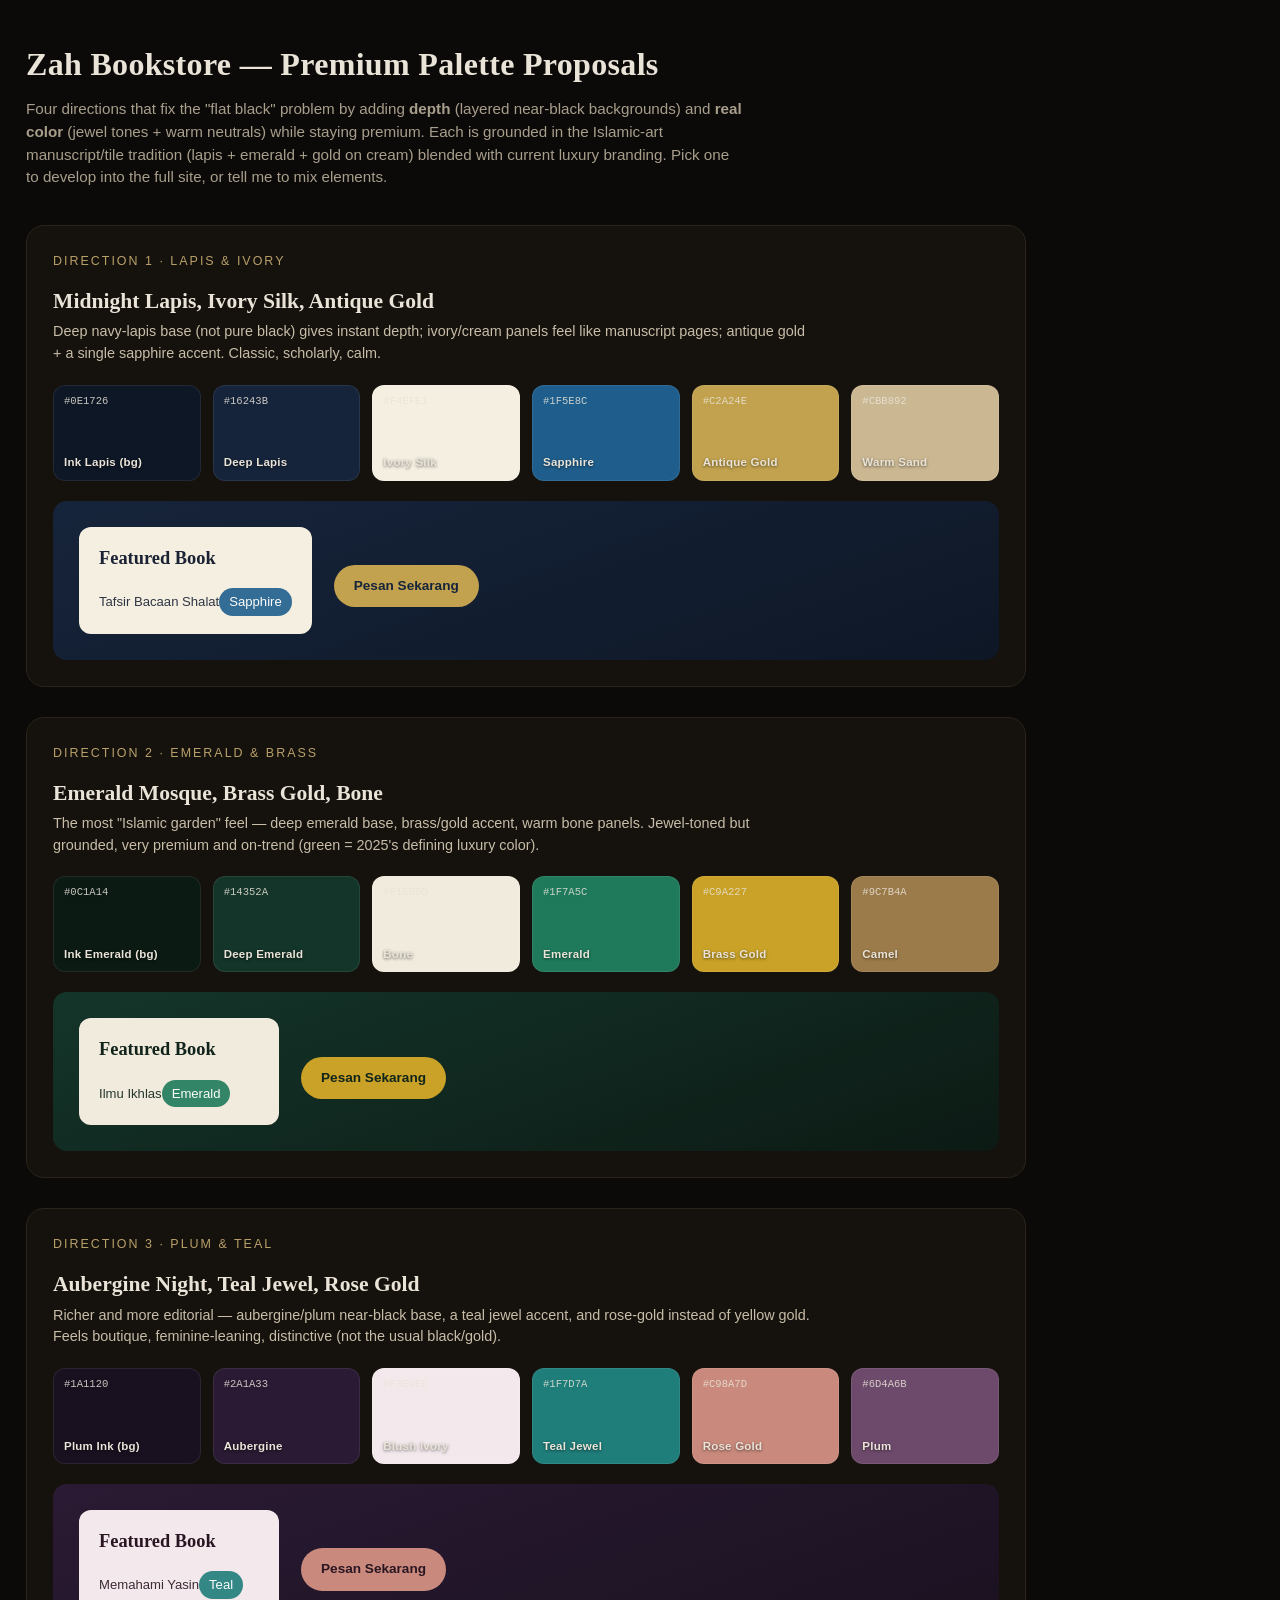
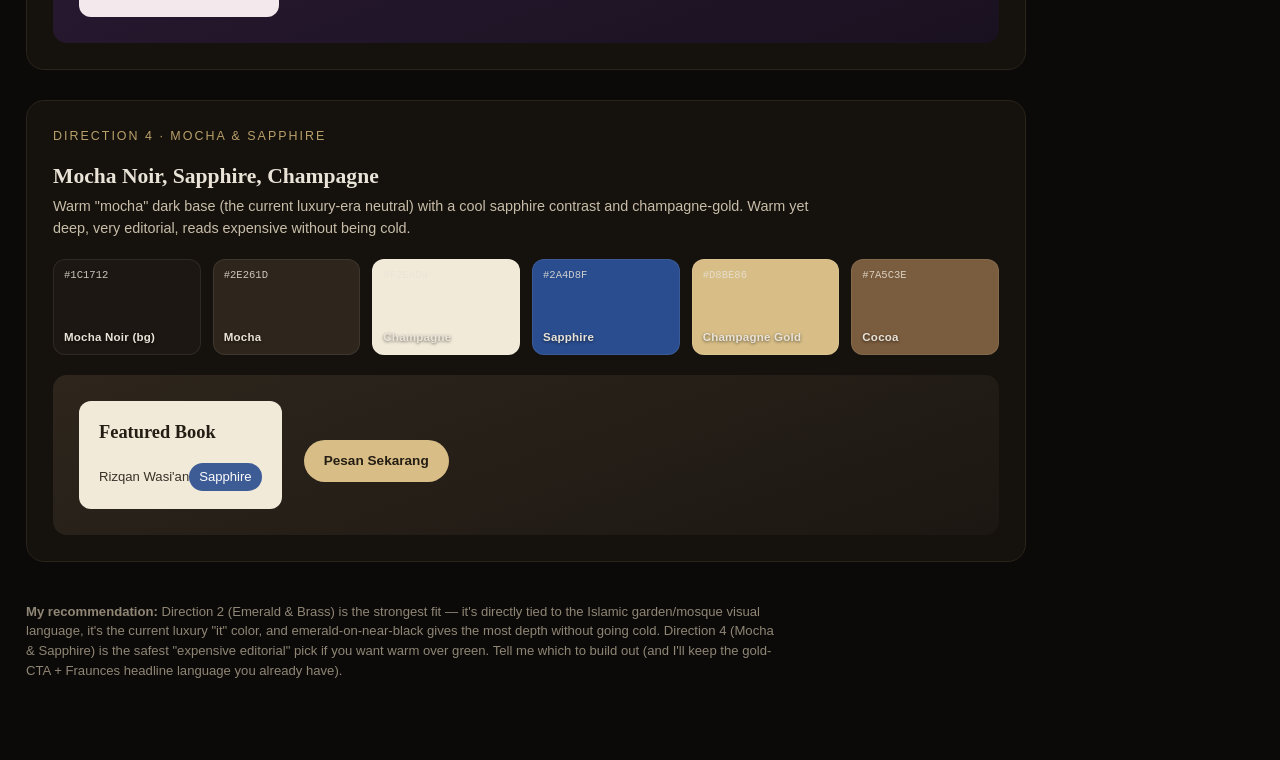
<file: palette-preview.html>
<!DOCTYPE html>
<html lang="en">
<head>
<meta charset="utf-8">
<meta name="viewport" content="width=device-width,initial-scale=1">
<title>Zah Bookstore — Palette Proposals</title>
<style>
  :root{--ink:#1a1712;--paper:#f4efe6;--muted:#8a8275}
  *{box-sizing:border-box;margin:0}
  body{font-family:-apple-system,BlinkMacSystemFont,"Segoe UI",Roboto,sans-serif;background:#0c0a08;color:#e9e3d8;padding:40px 26px 80px;line-height:1.5}
  h1{font-family:Georgia,"Times New Roman",serif;font-weight:600;font-size:2rem;letter-spacing:.01em}
  .sub{color:#a89e8c;max-width:720px;margin:10px 0 36px;font-size:.95rem}
  .scheme{background:#15110c;border:1px solid #2a241b;border-radius:18px;padding:26px;margin:0 0 30px;max-width:1000px}
  .scheme h2{font-family:Georgia,serif;font-size:1.35rem;margin-bottom:4px}
  .scheme .tag{font-size:.78rem;letter-spacing:.16em;text-transform:uppercase;color:#b9a06a;margin-bottom:14px}
  .scheme p.desc{color:#c7bda9;font-size:.9rem;margin-bottom:20px;max-width:760px}
  .row{display:grid;grid-template-columns:repeat(auto-fit,minmax(120px,1fr));gap:12px}
  .sw{height:96px;border-radius:12px;position:relative;overflow:hidden;border:1px solid #ffffff14}
  .sw .lab{position:absolute;left:10px;bottom:8px;right:10px;font-size:.72rem;font-weight:600;letter-spacing:.02em;text-shadow:0 1px 3px #0008}
  .sw .hex{position:absolute;left:10px;top:8px;font-size:.66rem;opacity:.85;font-family:ui-monospace,Menlo,monospace}
  .preview{margin-top:20px;border-radius:14px;padding:26px;display:flex;gap:22px;align-items:center;flex-wrap:wrap}
  .preview .card{border-radius:12px;padding:18px 20px;min-width:200px}
  .preview .card b{display:block;font-family:Georgia,serif;font-size:1.15rem;margin-bottom:6px}
  .preview .card span{font-size:.82rem;opacity:.9}
  .btn{display:inline-block;padding:11px 20px;border-radius:100px;font-size:.85rem;font-weight:600;margin-top:12px}
  .chip{display:inline-block;font-size:.7rem;padding:4px 10px;border-radius:100px;margin-top:10px}
  .foot{color:#8f8675;font-size:.82rem;margin-top:40px;max-width:760px}
  a{color:#c9ad6a}
</style>
</head>
<body>
  <h1>Zah Bookstore — Premium Palette Proposals</h1>
  <p class="sub">Four directions that fix the "flat black" problem by adding <b>depth</b> (layered near-black backgrounds) and <b>real color</b> (jewel tones + warm neutrals) while staying premium. Each is grounded in the Islamic-art manuscript/tile tradition (lapis + emerald + gold on cream) blended with current luxury branding. Pick one to develop into the full site, or tell me to mix elements.</p>

  <!-- 1 -->
  <section class="scheme">
    <div class="tag">Direction 1 · Lapis & Ivory</div>
    <h2>Midnight Lapis, Ivory Silk, Antique Gold</h2>
    <p class="desc">Deep navy-lapis base (not pure black) gives instant depth; ivory/cream panels feel like manuscript pages; antique gold + a single sapphire accent. Classic, scholarly, calm.</p>
    <div class="row">
      <div class="sw" style="background:#0e1726"><span class="hex">#0E1726</span><span class="lab">Ink Lapis (bg)</span></div>
      <div class="sw" style="background:#16243b"><span class="hex">#16243B</span><span class="lab">Deep Lapis</span></div>
      <div class="sw" style="background:#f4efe1"><span class="hex">#F4EFE1</span><span class="lab">Ivory Silk</span></div>
      <div class="sw" style="background:#1f5e8c"><span class="hex">#1F5E8C</span><span class="lab">Sapphire</span></div>
      <div class="sw" style="background:#c2a24e"><span class="hex">#C2A24E</span><span class="lab">Antique Gold</span></div>
      <div class="sw" style="background:#cbb892"><span class="hex">#CBB892</span><span class="lab">Warm Sand</span></div>
    </div>
    <div class="preview" style="background:linear-gradient(160deg,#16243b,#0e1726)">
      <div class="card" style="background:#f4efe1;color:#1a2233"><b>Featured Book</b><span>Tafsir Bacaan Shalat</span><span class="chip" style="background:#1f5e8c;color:#fff">Sapphire</span></div>
      <div class="btn" style="background:#c2a24e;color:#16243b">Pesan Sekarang</div>
    </div>
  </section>

  <!-- 2 -->
  <section class="scheme">
    <div class="tag">Direction 2 · Emerald & Brass</div>
    <h2>Emerald Mosque, Brass Gold, Bone</h2>
    <p class="desc">The most "Islamic garden" feel — deep emerald base, brass/gold accent, warm bone panels. Jewel-toned but grounded, very premium and on-trend (green = 2025's defining luxury color).</p>
    <div class="row">
      <div class="sw" style="background:#0c1a14"><span class="hex">#0C1A14</span><span class="lab">Ink Emerald (bg)</span></div>
      <div class="sw" style="background:#14352a"><span class="hex">#14352A</span><span class="lab">Deep Emerald</span></div>
      <div class="sw" style="background:#f1ebdd"><span class="hex">#F1EBDD</span><span class="lab">Bone</span></div>
      <div class="sw" style="background:#1f7a5c"><span class="hex">#1F7A5C</span><span class="lab">Emerald</span></div>
      <div class="sw" style="background:#c9a227"><span class="hex">#C9A227</span><span class="lab">Brass Gold</span></div>
      <div class="sw" style="background:#9c7b4a"><span class="hex">#9C7B4A</span><span class="lab">Camel</span></div>
    </div>
    <div class="preview" style="background:linear-gradient(160deg,#14352a,#0c1a14)">
      <div class="card" style="background:#f1ebdd;color:#10241b"><b>Featured Book</b><span>Ilmu Ikhlas</span><span class="chip" style="background:#1f7a5c;color:#fff">Emerald</span></div>
      <div class="btn" style="background:#c9a227;color:#10241b">Pesan Sekarang</div>
    </div>
  </section>

  <!-- 3 -->
  <section class="scheme">
    <div class="tag">Direction 3 · Plum & Teal</div>
    <h2>Aubergine Night, Teal Jewel, Rose Gold</h2>
    <p class="desc">Richer and more editorial — aubergine/plum near-black base, a teal jewel accent, and rose-gold instead of yellow gold. Feels boutique, feminine-leaning, distinctive (not the usual black/gold).</p>
    <div class="row">
      <div class="sw" style="background:#1a1120"><span class="hex">#1A1120</span><span class="lab">Plum Ink (bg)</span></div>
      <div class="sw" style="background:#2a1a33"><span class="hex">#2A1A33</span><span class="lab">Aubergine</span></div>
      <div class="sw" style="background:#f3e9ec"><span class="hex">#F3E9EC</span><span class="lab">Blush Ivory</span></div>
      <div class="sw" style="background:#1f7d7a"><span class="hex">#1F7D7A</span><span class="lab">Teal Jewel</span></div>
      <div class="sw" style="background:#c98a7d"><span class="hex">#C98A7D</span><span class="lab">Rose Gold</span></div>
      <div class="sw" style="background:#6d4a6b"><span class="hex">#6D4A6B</span><span class="lab">Plum</span></div>
    </div>
    <div class="preview" style="background:linear-gradient(160deg,#2a1a33,#1a1120)">
      <div class="card" style="background:#f3e9ec;color:#2a1622"><b>Featured Book</b><span>Memahami Yasin</span><span class="chip" style="background:#1f7d7a;color:#fff">Teal</span></div>
      <div class="btn" style="background:#c98a7d;color:#2a1622">Pesan Sekarang</div>
    </div>
  </section>

  <!-- 4 -->
  <section class="scheme">
    <div class="tag">Direction 4 · Mocha & Sapphire</div>
    <h2>Mocha Noir, Sapphire, Champagne</h2>
    <p class="desc">Warm "mocha" dark base (the current luxury-era neutral) with a cool sapphire contrast and champagne-gold. Warm yet deep, very editorial, reads expensive without being cold.</p>
    <div class="row">
      <div class="sw" style="background:#1c1712"><span class="hex">#1C1712</span><span class="lab">Mocha Noir (bg)</span></div>
      <div class="sw" style="background:#2e261d"><span class="hex">#2E261D</span><span class="lab">Mocha</span></div>
      <div class="sw" style="background:#f2ead9"><span class="hex">#F2EAD9</span><span class="lab">Champagne</span></div>
      <div class="sw" style="background:#2a4d8f"><span class="hex">#2A4D8F</span><span class="lab">Sapphire</span></div>
      <div class="sw" style="background:#d8be86"><span class="hex">#D8BE86</span><span class="lab">Champagne Gold</span></div>
      <div class="sw" style="background:#7a5c3e"><span class="hex">#7A5C3E</span><span class="lab">Cocoa</span></div>
    </div>
    <div class="preview" style="background:linear-gradient(160deg,#2e261d,#1c1712)">
      <div class="card" style="background:#f2ead9;color:#241d14"><b>Featured Book</b><span>Rizqan Wasi'an</span><span class="chip" style="background:#2a4d8f;color:#fff">Sapphire</span></div>
      <div class="btn" style="background:#d8be86;color:#241d14">Pesan Sekarang</div>
    </div>
  </section>

  <p class="foot"><b>My recommendation:</b> Direction 2 (Emerald & Brass) is the strongest fit — it's directly tied to the Islamic garden/mosque visual language, it's the current luxury "it" color, and emerald-on-near-black gives the most depth without going cold. Direction 4 (Mocha & Sapphire) is the safest "expensive editorial" pick if you want warm over green. Tell me which to build out (and I'll keep the gold-CTA + Fraunces headline language you already have).</p>
</body>
</html>
</file>
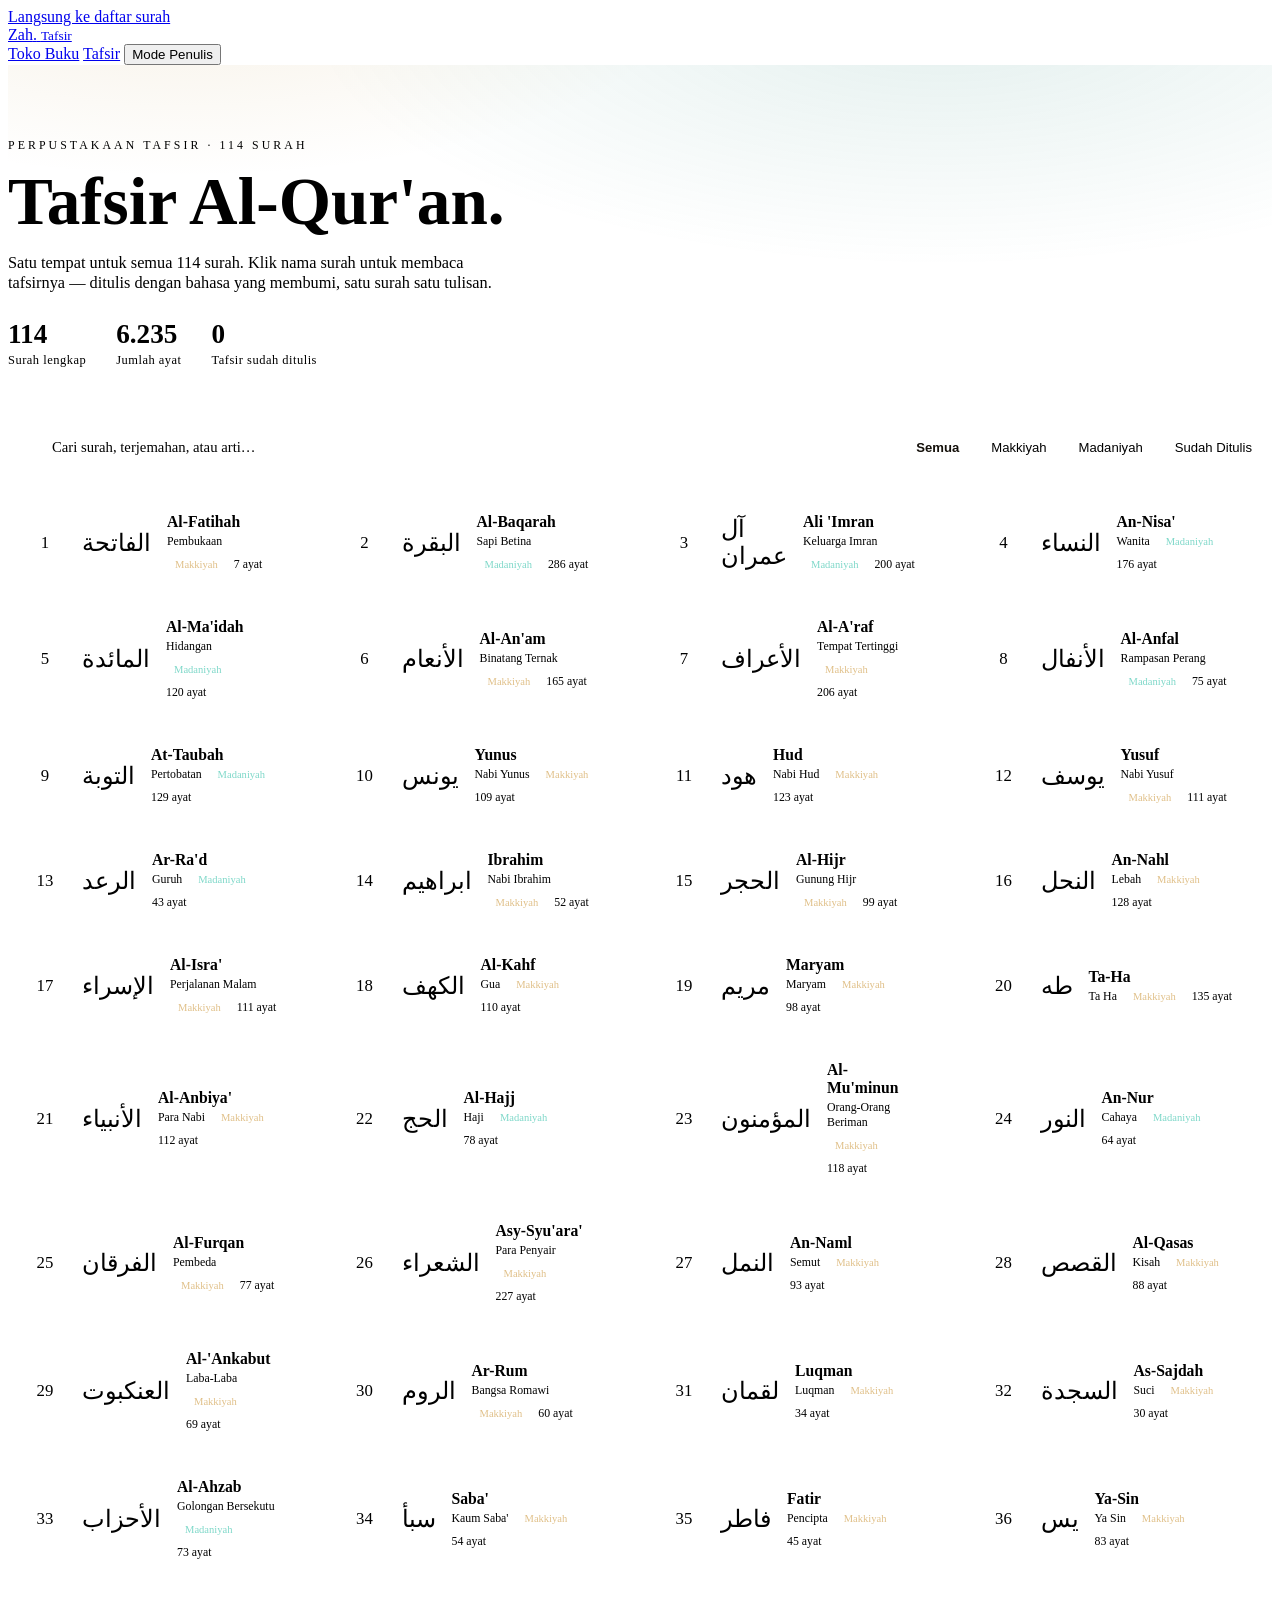
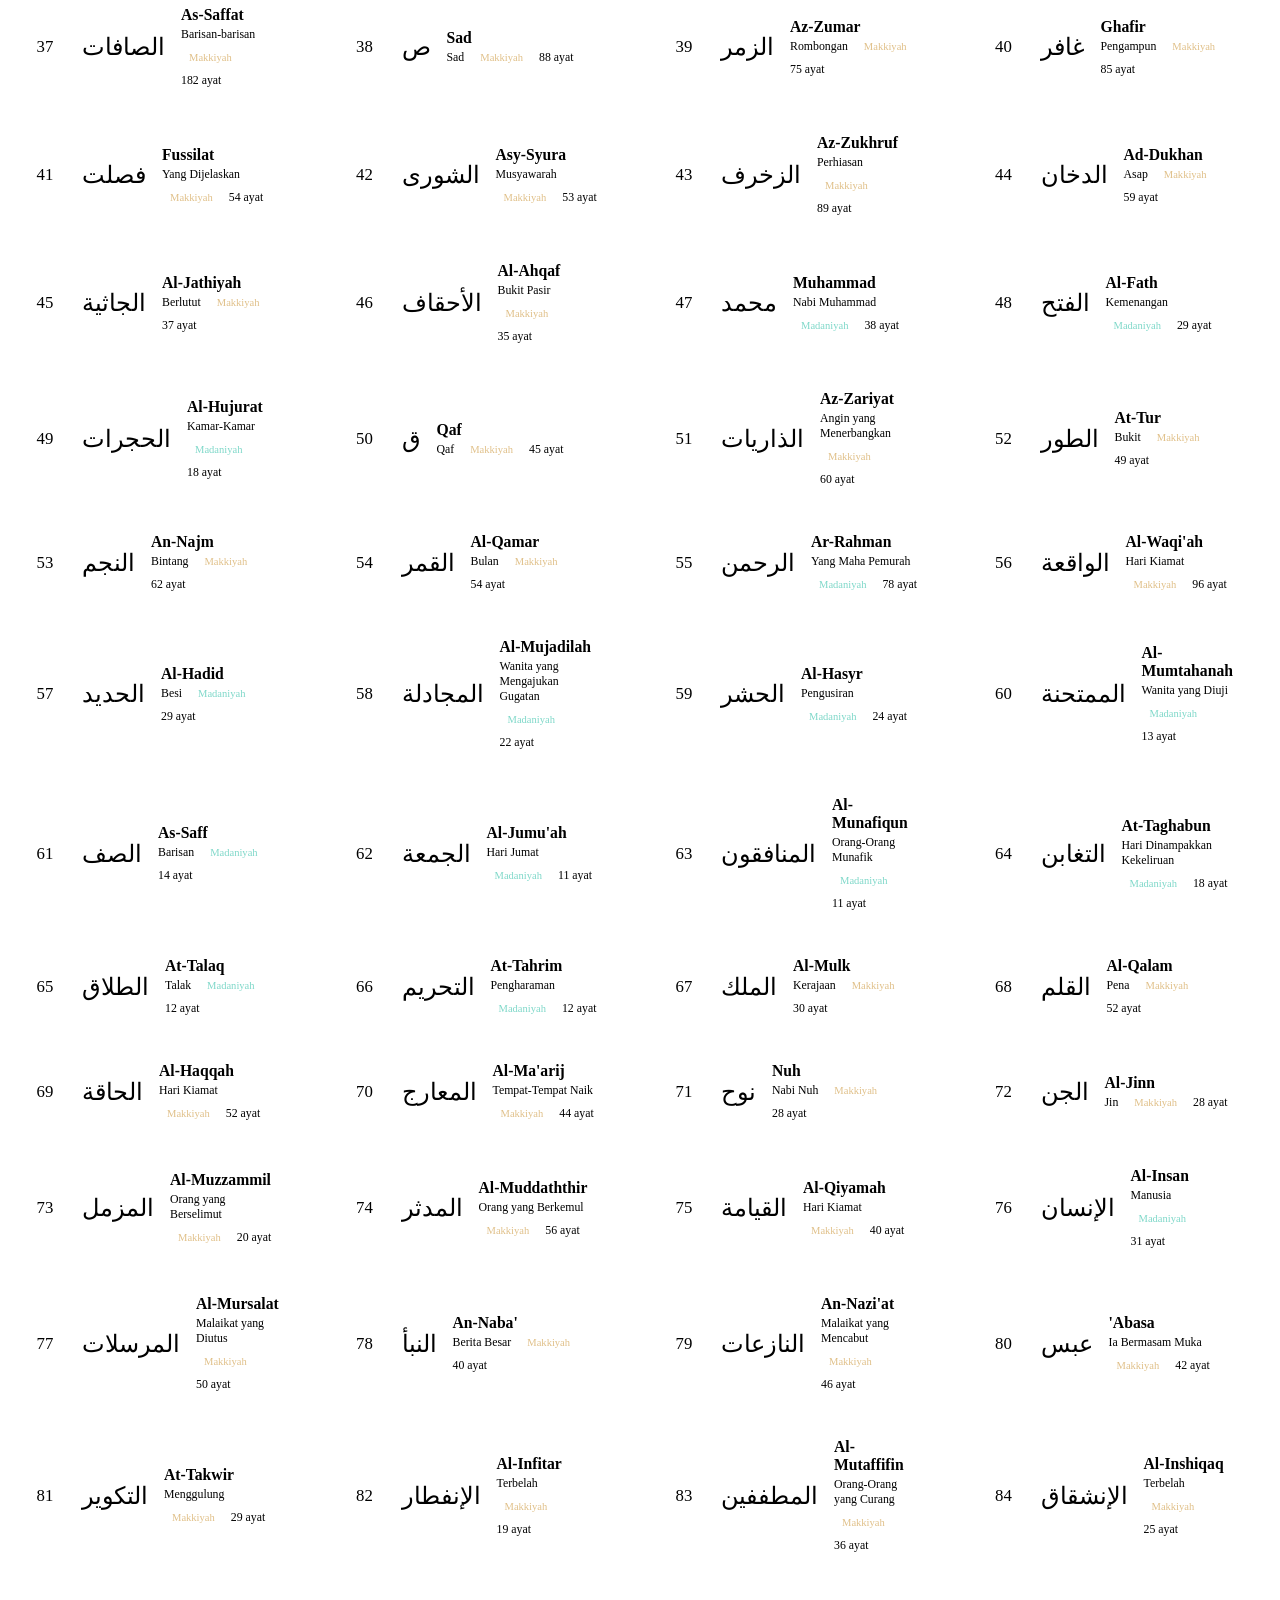
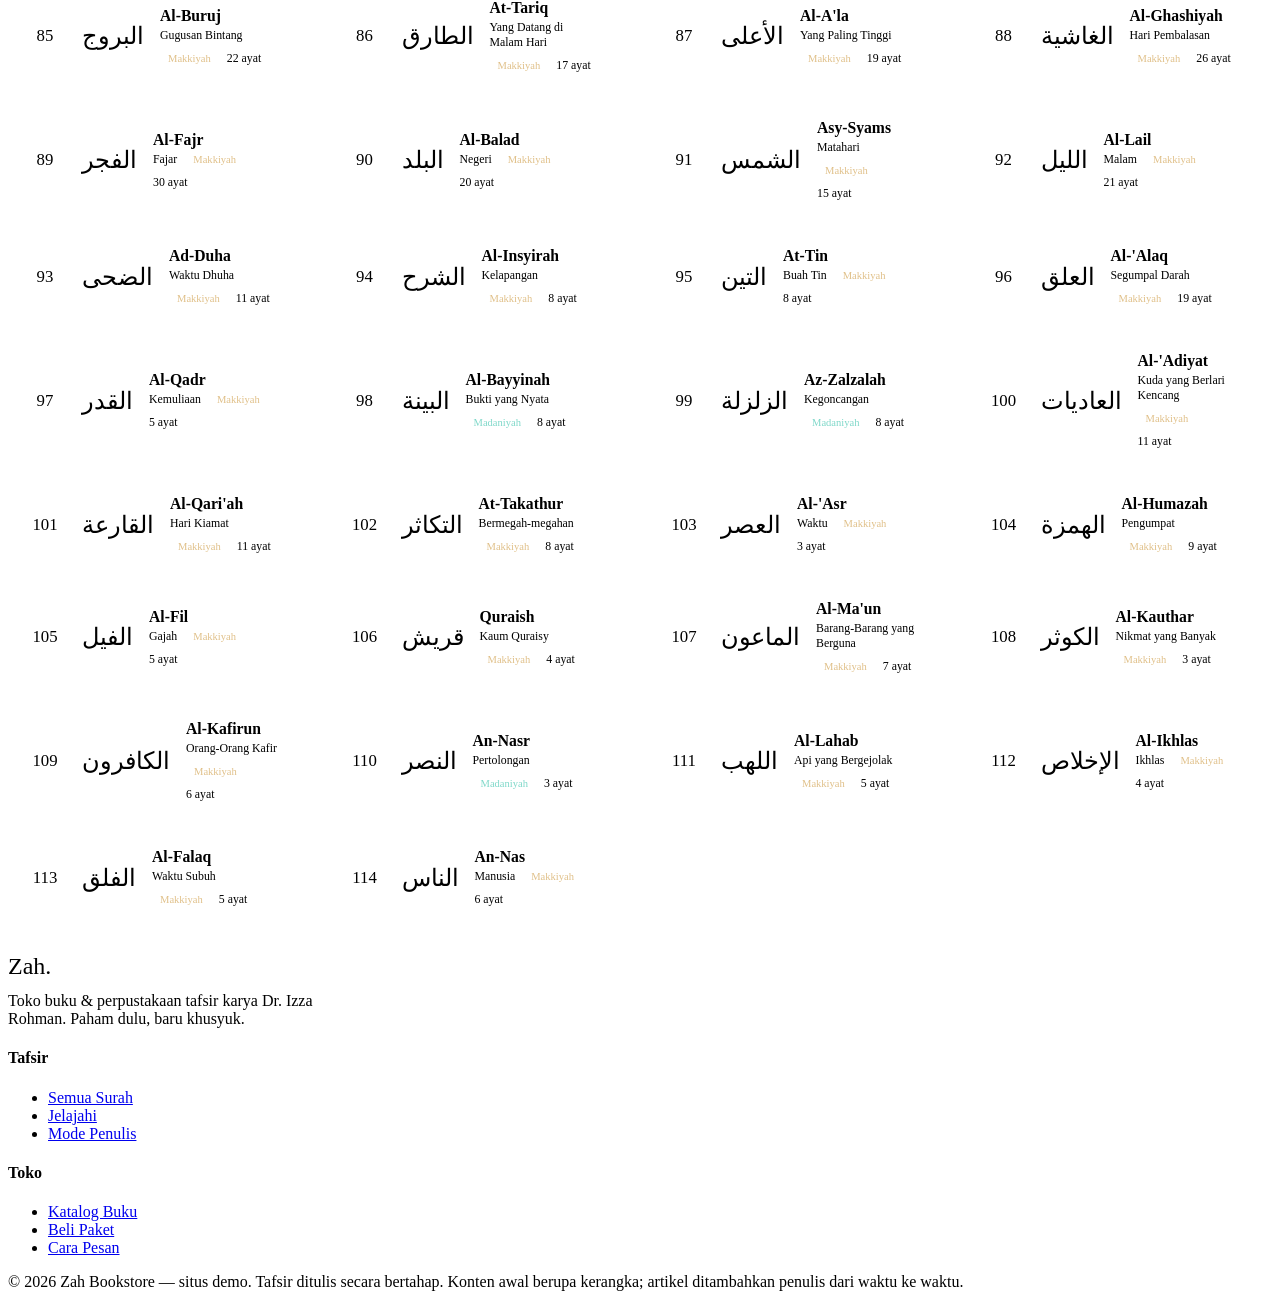
<file: tafsir.html>
<!DOCTYPE html>
<html lang="id">
<head>
<meta charset="UTF-8">
<meta name="viewport" content="width=device-width,initial-scale=1">
<title>Tafsir Al-Qur'an — Zah Bookstore</title>
<meta name="description" content="Dasbor tafsir 114 surah Al-Qur'an. Klik surah untuk membaca tafsirnya.">
<link rel="preconnect" href="https://fonts.googleapis.com">
<link rel="preconnect" href="https://fonts.gstatic.com" crossorigin>
<link href="https://fonts.googleapis.com/css2?family=Fraunces:ital,opsz,wght@0,9..144,400;0,9..144,600;0,9..144,700;1,9..144,600&family=Inter:wght@300;400;500;600;700&display=swap" rel="stylesheet">
<link rel="stylesheet" href="tafsir.css">
</head>
<body id="top">

<a href="#list" class="skip">Langsung ke daftar surah</a>

<header>
  <div class="wrap hin">
    <a href="index.html" class="logo">Zah<span>.</span> <small>Tafsir</small></a>
    <nav class="tp" aria-label="Navigasi">
      <a href="index.html">Toko Buku</a>
      <a href="#top" class="act">Tafsir</a>
      <button class="hbtn" id="toggleAuthor">Mode Penulis</button>
    </nav>
  </div>
</header>

<main>
  <!-- HERO -->
  <section class="thero">
    <div class="wrap">
      <span class="kick">Perpustakaan Tafsir · 114 Surah</span>
      <h1>Tafsir Al-Qur'an.</h1>
      <p class="lead">Satu tempat untuk semua 114 surah. Klik nama surah untuk membaca tafsirnya — ditulis dengan bahasa yang membumi, satu surah satu tulisan.</p>
      <div class="therostats">
        <div><b>114</b><span>Surah lengkap</span></div>
        <div><b id="ayatCount">6.235</b><span>Jumlah ayat</span></div>
        <div><b id="hasCount">0</b><span>Tafsir sudah ditulis</span></div>
      </div>
    </div>
  </section>

  <!-- BROWSE (reader list) -->
  <section class="wrap browse" id="list" style="padding-bottom:30px">
    <div class="tcontrols">
      <div class="search">
        <svg width="18" height="18" viewBox="0 0 24 24" fill="none" stroke="#fff" stroke-width="2"><circle cx="11" cy="11" r="7"/><path d="M21 21l-4-4"/></svg>
        <input id="search" type="search" placeholder="Cari surah, terjemahan, atau arti…" aria-label="Cari surah">
      </div>
      <div class="seg" role="tablist">
        <button id="segAll" class="on" data-f="all">Semua</button>
        <button id="segMk" data-f="Makkiyah">Makkiyah</button>
        <button id="segMd" data-f="Madaniyah">Madaniyah</button>
        <button id="segWritten" data-f="written">Sudah Ditulis</button>
      </div>
    </div>
    <div class="slist" id="slist"></div>
  </section>

  <!-- DASHBOARD (author) -->
  <section class="wrap dash" id="dash" style="padding-bottom:30px">
    <div class="dtoolbar">
      <button class="btn" id="newBtn">+ Tulis Tafsir Baru</button>
      <span class="grow"></span>
      <input id="dashSearch" type="search" placeholder="Cari surah…" style="background:#0a0a0e;border:1px solid var(--line2);color:var(--txt);border-radius:100px;padding:11px 16px;min-width:220px;font-family:var(--f-body)">
      <button class="btn ghost" id="exportBtn">Ekspor JSON</button>
    </div>
    <div class="dgrid" id="dgrid"></div>
  </section>
</main>

<footer>
  <div class="wrap">
    <div class="fgrid">
      <div>
        <div class="logo" style="font-size:1.5rem">Zah<span>.</span></div>
        <p style="color:var(--muted);max-width:40ch;margin-top:12px">Toko buku &amp; perpustakaan tafsir karya Dr. Izza Rohman. Paham dulu, baru khusyuk.</p>
      </div>
      <div><h4>Tafsir</h4><ul>
        <li><a href="#top">Semua Surah</a></li><li><a href="#list">Jelajahi</a></li>
        <li><a href="#" id="footAuthor">Mode Penulis</a></li>
      </ul></div>
      <div><h4>Toko</h4><ul>
        <li><a href="index.html#katalog">Katalog Buku</a></li>
        <li><a href="index.html#beli">Beli Paket</a></li>
        <li><a href="index.html#cara-pesan">Cara Pesan</a></li>
      </ul></div>
    </div>
    <div class="fbot">
      <span>© 2026 Zah Bookstore — situs demo.</span>
      <span>Tafsir ditulis secara bertahap. Konten awal berupa kerangka; artikel ditambahkan penulis dari waktu ke waktu.</span>
    </div>
  </div>
</footer>

<!-- READER PANEL -->
<div class="reader" id="reader" role="dialog" aria-modal="true" aria-labelledby="rTitle">
  <div class="rbox">
    <button class="rx" id="rClose" aria-label="Tutup">×</button>
    <div class="rhead">
      <div class="rnum" id="rNum">1</div>
      <div>
        <h2 id="rTitle">Al-Fatihah</h2>
        <span class="rar" id="rAr" dir="rtl"></span>
        <div class="rmeta" id="rMeta"></div>
      </div>
    </div>
    <div class="article" id="rBody"></div>
    <div class="note" id="rNote"></div>
  </div>
</div>

<!-- EDITOR MODAL -->
<div class="emask" id="emask">
  <div class="emodal">
    <h3 id="eTitle">Tulis Tafsir</h3>
    <p class="esub" id="eSub"></p>
    <form id="eForm">
      <div class="field">
        <label for="eSurah">Surah</label>
        <select id="eSurah"></select>
      </div>
      <div class="erow">
        <div class="field"><label for="eTitleIn">Judul Artikel</label><input id="eTitleIn" placeholder="Mis. Mengapa Al-Fatihah disebut Ummul Qur'an?"></div>
        <div class="field"><label for="eAuthor">Penulis</label><input id="eAuthor" value="Dr. Izza Rohman"></div>
      </div>
      <div class="field">
        <label for="eIntro">Pengantar / Ringkasan</label>
        <textarea id="eIntro" placeholder="1–3 paragraf pengantar yang menjelaskan tema besar surah ini…"></textarea>
      </div>
      <div class="field">
        <label for="eBody">Isi Tafsir (gunakan baris kosong untuk memisah paragraf; awali baris dengan "## " untuk subjudul; "> untuk kutipan)</label>
        <textarea id="eBody" placeholder="## Tema Utama&#10;&#10;Surah ini membahas…&#10;&#10;> “Dialah yang mengutus kepada kaum buta huruf…“ (Q.S. Al-Jumu'ah: 2)&#10;&#10;## Pelajaran"></textarea>
        <p class="hint">Format ringan: <b>## </b> = subjudul · baris kosong = paragraf baru · <b>&gt; </b> = kutipan ayat.</p>
      </div>
      <div class="acts">
        <span class="saved" id="eSaved">✓ Tersimpan</span>
        <button type="button" class="btn ghost" id="eCancel">Batal</button>
        <button type="submit" class="btn">Simpan Tafsir</button>
      </div>
    </form>
  </div>
</div>

<script src="surahs.js"></script>
<script src="tafsir.js"></script>
</body>
</html>
</file>
<file: tafsir.css>
/* ===== Tafsir Dashboard — part 2: list, reader, dashboard ===== */

/* hero */
.thero{position:relative;padding:70px 0 50px;overflow:hidden}
.thero::before{content:"";position:absolute;inset:-30% -10% auto -10%;height:520px;
  background:radial-gradient(60% 80% at 30% 0%,#b88a2e22,transparent 70%);
  background:radial-gradient(60% 70% at 70% 10%,#2e8b7d22,transparent 70%),radial-gradient(50% 60% at 20% 0%,#b88a2e22,transparent 70%);
  pointer-events:none}
.thero .wrap{position:relative}
.kick{color:var(--gold);letter-spacing:.26em;font-size:.74rem;text-transform:uppercase}
.thero h1{font-family:var(--f-display);font-size:clamp(2.2rem,6vw,4.2rem);line-height:1.04;margin:14px 0 12px}
.thero p.lead{color:var(--muted);max-width:60ch;font-size:1.02rem}
.therostats{display:flex;gap:30px;flex-wrap:wrap;margin-top:26px}
.therostats div b{font-family:var(--f-display);font-size:1.7rem;color:var(--gold);display:block}
.therostats div span{font-size:.78rem;color:var(--faint);letter-spacing:.04em}

/* controls */
.tcontrols{display:flex;gap:14px;flex-wrap:wrap;align-items:center;margin:8px 0 28px}
.search{flex:1;min-width:240px;position:relative}
.search input{width:100%;background:var(--card);border:1px solid var(--line2);color:var(--txt);
  padding:13px 16px 13px 44px;border-radius:100px;font-size:.92rem;font-family:var(--f-body)}
.search input::placeholder{color:var(--faint)}
.search svg{position:absolute;left:16px;top:50%;transform:translateY(-50%);opacity:.5;pointer-events:none}
.seg{display:flex;background:var(--card);border:1px solid var(--line2);border-radius:100px;padding:4px}
.seg button{border:0;background:transparent;color:var(--muted);padding:9px 16px;border-radius:100px;font-size:.82rem;cursor:pointer;transition:.3s}
.seg button.on{background:var(--gold);color:#14100a;font-weight:600}

/* list */
.slist{display:grid;grid-template-columns:repeat(auto-fill,minmax(250px,1fr));gap:14px}
.scard{display:flex;gap:16px;align-items:center;background:var(--card);border:1px solid var(--line);
  border-radius:16px;padding:16px;cursor:pointer;transition:transform .45s var(--ease-expo),border-color .4s,background .4s;
  text-align:left;color:inherit;font-family:var(--f-body)}
.scard:hover{transform:translateY(-4px);border-color:#d4af6155;background:#13131a}
.snum{flex:0 0 auto;width:42px;height:42px;border-radius:11px;background:#ffffff0a;border:1px solid var(--line2);
  display:grid;place-items:center;font-family:var(--f-display);font-size:1.05rem;color:var(--gold)}
.scard .ar{font-size:1.5rem;line-height:1.1;direction:rtl;font-family:'Geeza Pro','Scheherazade',serif}
.smeta{min-width:0}
.smeta .tr{font-weight:600;font-size:.98rem}
.smeta .sub{color:var(--faint);font-size:.74rem;display:flex;gap:8px;margin-top:3px;flex-wrap:wrap}
.tag{font-size:.66rem;padding:2px 8px;border-radius:100px;border:1px solid var(--line2);color:var(--muted)}
.tag.mk{color:#e0c089;border-color:#d4af6144}
.tag.md{color:#7fd8c9;border-color:#3f9d9344}
.dot{width:6px;height:6px;border-radius:50%;background:var(--line2);margin-left:auto}
.dot.has{background:var(--gold);box-shadow:0 0 8px var(--gold)}

/* reader */
.reader{position:fixed;inset:0;z-index:200;background:#060608f5;backdrop-filter:blur(20px);
  opacity:0;pointer-events:none;transition:opacity .4s;overflow-y:auto}
.reader.open{opacity:1;pointer-events:auto}
.rbox{max-width:820px;margin:5vh auto;background:var(--card);border:1px solid var(--line2);border-radius:24px;
  padding:clamp(26px,5vw,54px);transform:translateY(24px) scale(.98);transition:transform .5s var(--ease-spring)}
.reader.open .rbox{transform:none}
.rx{position:sticky;top:0;margin-left:auto;display:block;width:40px;height:40px;border-radius:50%;
  background:#ffffff0a;border:1px solid var(--line2);color:var(--muted);font-size:1.3rem;cursor:pointer;line-height:1;z-index:3}
.rx:hover{background:var(--gold);color:#14100a}
.rhead{display:flex;align-items:center;gap:18px;border-bottom:1px solid var(--line);padding-bottom:22px;margin-bottom:26px}
.rhead .rnum{width:54px;height:54px;border-radius:14px;background:radial-gradient(120% 120% at 30% 20%,#1d1d27,#0c0c11);
  border:1px solid var(--line2);display:grid;place-items:center;font-family:var(--f-display);font-size:1.4rem;color:var(--gold)}
.rhead h2{font-family:var(--f-display);font-size:clamp(1.6rem,4vw,2.4rem);line-height:1.1}
.rhead .rar{font-size:2.2rem;direction:rtl;font-family:'Geeza Pro',serif;color:var(--muted)}
.rmeta{display:flex;gap:10px;flex-wrap:wrap;font-size:.74rem;color:var(--faint);margin-top:4px}
.article{font-size:1.02rem;color:#d8d6cf}
.article h3{font-family:var(--f-display);font-size:1.3rem;margin:28px 0 10px;color:var(--gold2)}
.article p{margin:0 0 16px}
.article blockquote{margin:20px 0;padding:14px 20px;border-left:3px solid var(--gold);background:#ffffff06;
  color:var(--muted);font-style:italic;border-radius:0 10px 10px 0}
.empty{padding:50px 0;text-align:center;color:var(--faint)}
.empty .big{font-size:3rem;margin-bottom:12px;opacity:.5}
.note{margin-top:30px;padding:14px 18px;border:1px dashed var(--line2);border-radius:12px;color:var(--faint);font-size:.82rem;background:#ffffff04}
.note b{color:var(--muted)}

/* dashboard (author) */
.dash{display:none}
body.author .dash{display:block}
body.author .browse{display:none}
.dtoolbar{display:flex;gap:12px;flex-wrap:wrap;align-items:center;margin-bottom:20px}
.dtoolbar .grow{flex:1}
.btn{background:var(--gold);color:#14100a;border:0;padding:12px 22px;border-radius:100px;font-weight:600;font-size:.9rem;cursor:pointer;font-family:var(--f-body);transition:.3s}
.btn:hover{background:var(--gold2)}
.btn.ghost{background:transparent;border:1px solid var(--line2);color:var(--txt)}
.btn.ghost:hover{border-color:var(--gold);color:var(--gold)}
.dgrid{display:grid;grid-template-columns:repeat(auto-fill,minmax(220px,1fr));gap:12px}
.dcell{border:1px solid var(--line);border-radius:14px;padding:14px;background:var(--card);display:flex;align-items:center;gap:12px}
.dcell .dn{width:34px;height:34px;border-radius:9px;background:#ffffff0a;border:1px solid var(--line2);display:grid;place-items:center;font-family:var(--f-display);color:var(--gold);font-size:.9rem}
.dcell .dt{min-width:0}
.dcell .dt b{font-size:.9rem}
.dcell .dt span{display:block;font-size:.7rem;color:var(--faint)}
.dcell .ded{margin-left:auto;border:1px solid var(--line2);background:transparent;color:var(--muted);padding:7px 14px;border-radius:100px;font-size:.78rem;cursor:pointer}
.dcell .ded:hover{border-color:var(--gold);color:var(--gold)}

/* editor modal */
.emask{position:fixed;inset:0;z-index:300;background:#060608f5;backdrop-filter:blur(20px);display:none;align-items:flex-start;justify-content:center;padding:4vh 16px;overflow-y:auto}
.emask.open{display:flex}
.emodal{width:min(720px,100%);background:var(--card);border:1px solid var(--line2);border-radius:22px;padding:clamp(22px,4vw,40px)}
.emodal h3{font-family:var(--f-display);font-size:1.5rem;margin-bottom:4px}
.emodal .esub{color:var(--faint);font-size:.82rem;margin-bottom:22px}
.field{margin-bottom:16px}
.field label{display:block;font-size:.78rem;color:var(--muted);margin-bottom:7px;letter-spacing:.03em}
.field input,.field textarea,.field select{width:100%;background:#0a0a0e;border:1px solid var(--line2);color:var(--txt);
  border-radius:12px;padding:12px 14px;font-family:var(--f-body);font-size:.92rem}
.field textarea{min-height:120px;resize:vertical;line-height:1.6}
.hint{font-size:.74rem;color:var(--faint);margin-top:6px}
.erow{display:flex;gap:12px;flex-wrap:wrap}
.erow .field{flex:1;min-width:140px}
.emodal .acts{display:flex;gap:10px;justify-content:flex-end;margin-top:8px}
.saved{font-size:.8rem;color:var(--teal);opacity:0;transition:.3s}
.saved.show{opacity:1}
</file>
